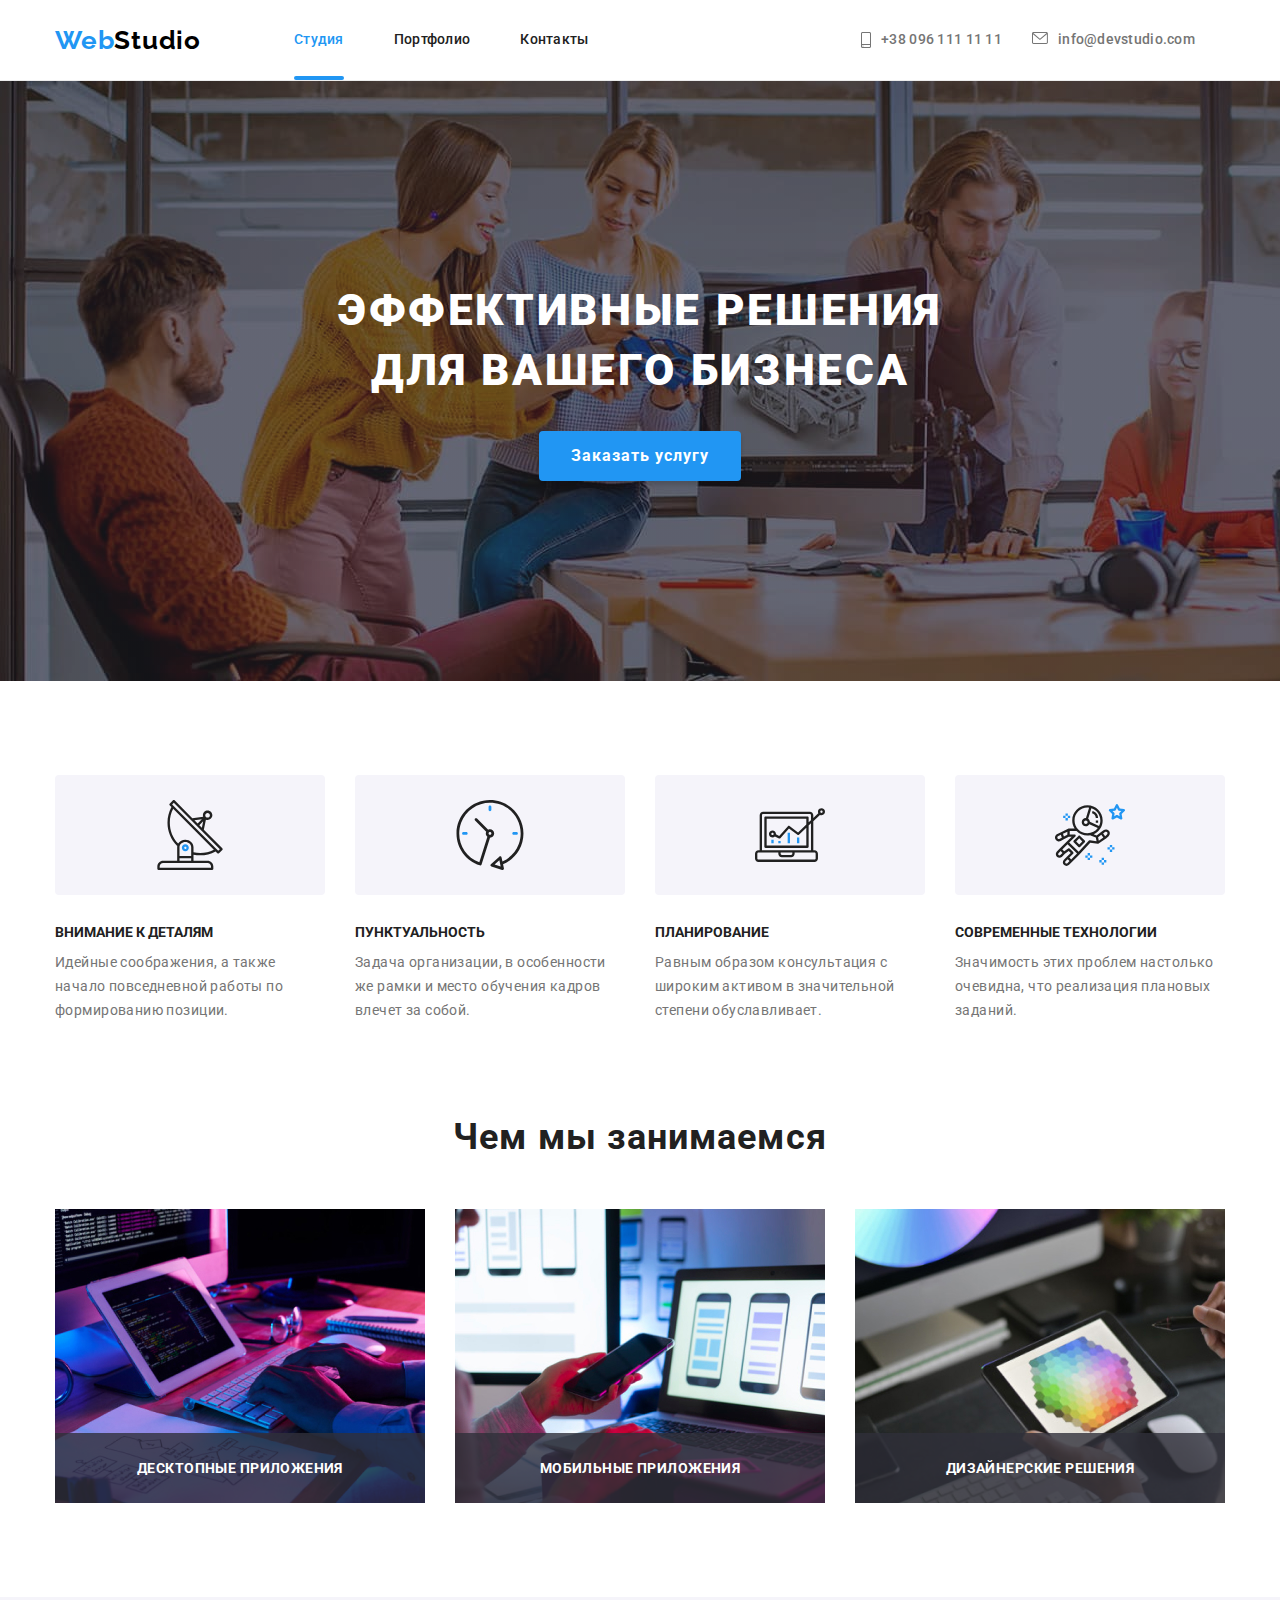
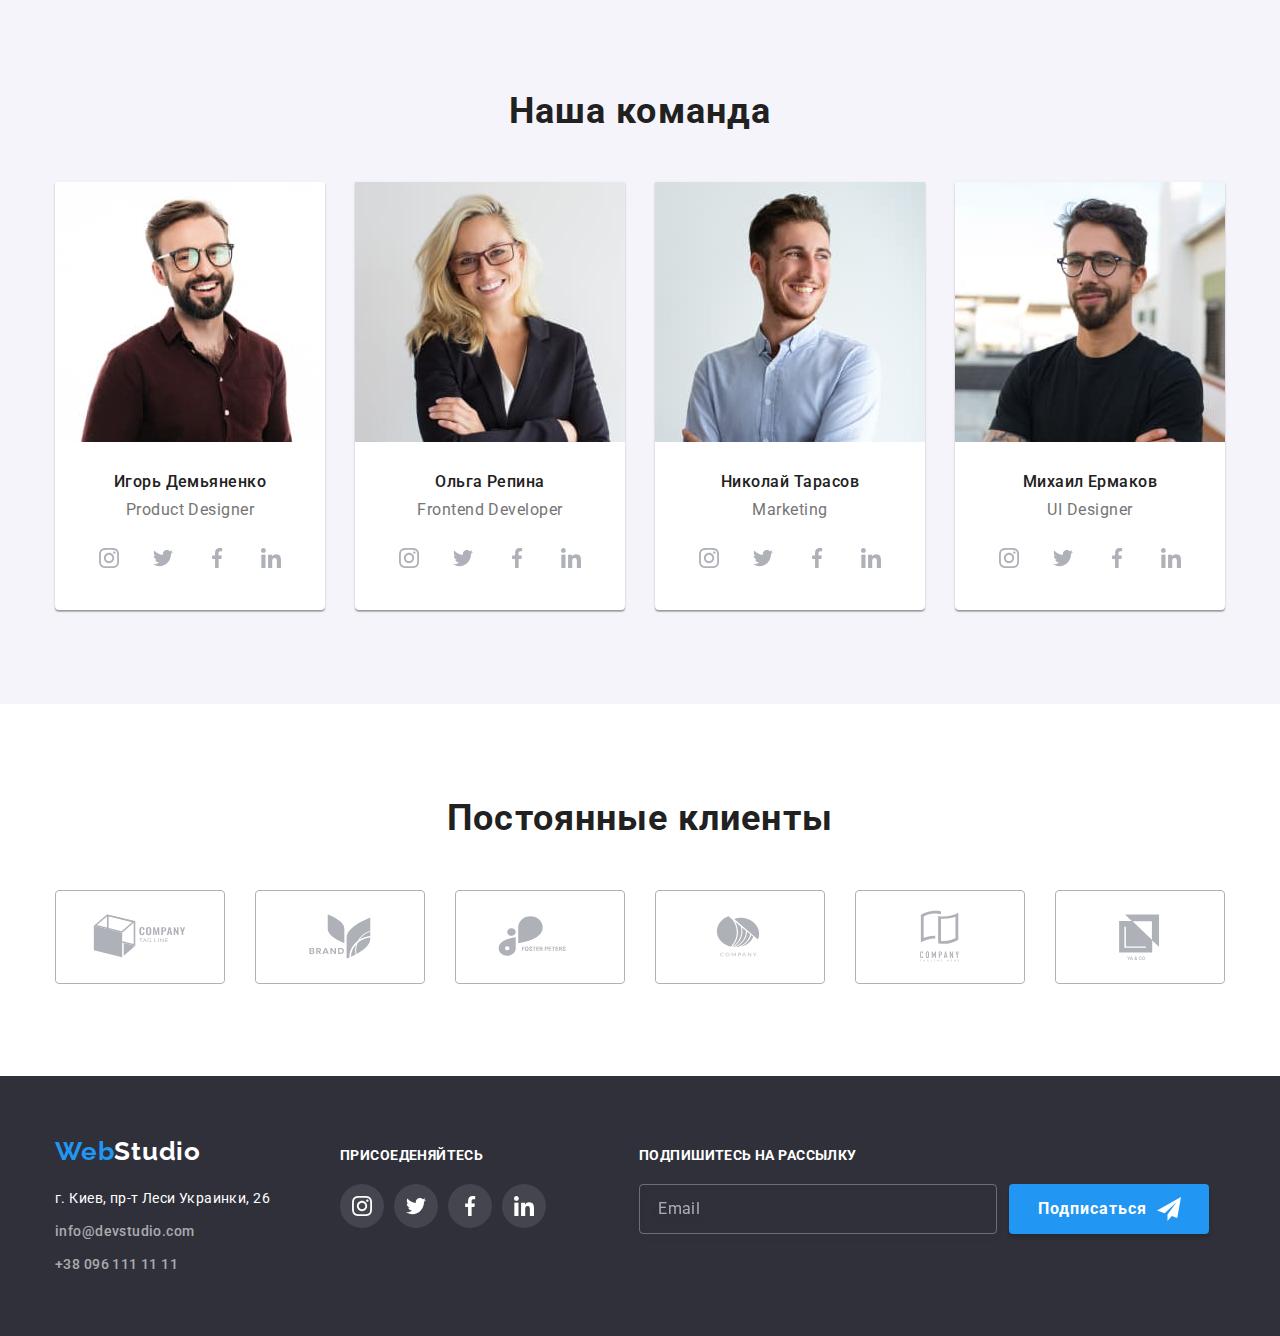
<file: index.html>
<!DOCTYPE html>
<html lang="en">
<head>
    <meta charset="UTF-8">
    <meta http-equiv="X-UA-Compatible" content="IE=edge">
    <meta name="viewport" content="width=device-width, initial-scale=1.0">
    <title>Document</title>
    <link rel="preconnect" href="https://fonts.googleapis.com">
    <link rel="preconnect" href="https://fonts.gstatic.com" crossorigin>
    <link href="https://fonts.googleapis.com/css2?family=Raleway:wght@700&family=Roboto:wght@400;500;700;900&display=swap"
        rel="stylesheet">
    <link rel="stylesheet" href="https://cdnjs.cloudflare.com/ajax/libs/modern-normalize/1.1.0/modern-normalize.min.css" />
    <link rel="stylesheet" href="./css/main.min.css" />
</head>
<body>

<!-- Шапка страницы -->
    <header class="header">
        <div class="conteiner">
            <nav class="nav">
                <a href="#" class="nav__logo">Web<span class="nav__icon">Studio</span></a>
    
    
                <button type="button" class="nav__button" data-menu-button aria-expanded="false"
                    aria-controls="mobail-menu">
                    <svg width="40" height="40" aria-label="переключатель мобильного меню">
                        <use class="nav__button-menu" href="./images/icons.svg/symbol-defs.svg#icon-menu_40px"></use>
                        <use class="nav__button-close" href="./images/icons.svg/symbol-defs.svg#icon-close"></use>
    
                    </svg>
                </button>
                <div class="mobail-menu" id="mobail-menu" data-menu>
    
    
                    <!-- Навигация на другие страницы -->
    
                    <ul class="nav-row">
                        <li class="nav-row__item"><a href="./index.html" class="nav-row__list nav-row__list--activ">
                                Студия</a></li>
                        <li class="nav-row__item"><a href="./portfolio.html"
                                class="nav-row__list ">Портфолио</a></li>
                        <li class="nav-row__item"><a href="#" class="nav-row__list">Контакты</a></li>
                    </ul>
    
    
                    <!-- Ссылка на вебсайт-->
                    <div class="nav-box">
                        <a href="tel:+380961111111" class="nav-box__list nav-box__list--phone">
                            <svg class="nav-box__svg" width="10" height="16">
                                <use href="./images/icons.svg/symbol-defs.svg#icon-smartphone"></use>
                            </svg> +38 096 111 11 11</a>
    
                        <a href="mailto:info@devstudio.com" class="nav-box__list">
                            <info@devstudio.com>
                                <svg class="nav-box__svg" width="16" height="12">
                                    <use href="./images/icons.svg/symbol-defs.svg#icon-envelope"></use>
                                </svg>info@devstudio.com
                        </a>
                        <!-- Ссылка на телефонный номер -->
    
                        <ul class="social-links">
                            <li class="social-links__item">
                                <a class="social-links__link" href="#">Instagram</a>
                            </li>
                            <li class="social-links__item">
                                <a class="social-links__link" href="#">Twitter</a>
                            </li>
                            <li class="social-links__item">
                                <a class="social-links__link" href="#">Facebook</a>
                            </li>
                            <li class="social-links__item">
                                <a class="social-links__link" href="#">LinkedIn</a>
                            </li>
                        </ul>
                    </div>
                </div>
            </nav>
        </div>
    </header>


<!-- Уникальный контент страницы -->

    <main>
        <section class="hero">
            <h1 class="hero__title">Эффективные решения для вашего бизнеса</h1>
            <button type="button" class="hero__button" data-modal-open >Заказать услугу</button>
        </section>

<!-- Особенности -->

        <section class="section peculiarites">
        <div class="conteiner">
            <ul class="peculiarites__box">
                <li class="peculiarites__item">
                    <div class="peculiarites__svg">
                    <svg width="70" height="70"> 
                        <use href="./images/icons.svg/symbol-defs.svg#icon-antenna"></use>
                    </svg>
                    </div>
                <h3 class="peculiarites__title">Внимание к деталям</h3>
                <p class="peculiarites__text">Идейные соображения, а также начало повседневной работы по формированию позиции.</p>
                </li>
                <li class="peculiarites__item">
                    <div class="peculiarites__svg">
                        <svg width="70" height="70">
                            <use href="./images/icons.svg/symbol-defs.svg#icon-clock"></use>
                        </svg>
                    </div>
                <h3 class="peculiarites__title">Пунктуальность</h3>
                <p class="peculiarites__text">Задача организации, в особенности же рамки и место обучения кадров влечет за собой.</p>
                </li>
                <li class="peculiarites__item">
                    <div class="peculiarites__svg">
                        <svg width="70" height="70">
                            <use href="./images/icons.svg/symbol-defs.svg#icon-diagram"></use>
                        </svg>
                    </div>
                <h3 class="peculiarites__title">Планирование</h3>
                <p class="peculiarites__text">Равным образом консультация с широким активом в значительной степени обуславливает.</p>
                </li>
                <li class="peculiarites__item">
                    <div class="peculiarites__svg">
                        <svg class="svg"  width="70" height="70">
                            <use href="./images/icons.svg/symbol-defs.svg#icon-astronaut"></use>
                        </svg>
                    </div>
                <h3 class="peculiarites__title">Современные технологии</h3>
                <p class="peculiarites__text">Значимость этих проблем настолько очевидна, что реализация плановых заданий.</p>
                </li>
            </ul>
        </div>
        </section>

<!-- Чем мы занимаемся -->

        <section class="section section__special">
        <div class="conteiner">
            <h2 class="section__title">Чем мы занимаемся</h2>
            <ul class="work__container">
                <li class="work__box">
                  <div class="work__shedow">
                    <h3 class="work__text">Десктопные приложения</h3>
                  </div>
                <img class="shedow-image" src="./images/box1.jpg" alt="работа 1"
                width="370" />
                </li>   
                <li class="work__box">
                  <div class="work__shedow">
                    <h3 class="work__text">Мобильные приложения</h3>
                  </div>
                <img src="./images/box2.jpg" alt="работа 2"
                 width="370" />
                </li>   
                <li class="work__box">
                <div class="work__shedow">
                    <h3 class="work__text">Дизайнерские решения</h3>
                </div>
                <img src="./images/box3.jpg" alt="работа 3"
                 width="370" />
                </li>
            </ul>
        </div>
        </section>

<!-- Наша команда -->

        <section class="section section--command ">
            <div class="conteiner">
                <h2 class="section__title">Наша команда</h2>
                <ul class="command__container">
                    <li class="command__box">
                      <picture>
                        <source srcset="
                         ./images/foto1/foto1.jpg  1x,
                         ./images/foto1/foto1@2.jpg 2x"
                        media="(min-width: 1200px)" />
                        <source srcset="
                        ./images/foto1/foto1tab.jpg 1x,
                        ./images/foto1/foto1tab2@.jpg 2x
                        " media="(min-width: 768px)" />
                        <source srcset="
                        ./images/foto1/foto1mob.jpg 1x,
                        ./images/foto1/foto1mob@2.jpg 2x
                        " media="(min-width: 320px)" />
                        <img src="./images/foto1/foto1.jpg" class="img" alt="Игорь Демьяненко" />
                      </picture>
                        <div class="command-column">
                        <h3 class="command-column__title">Игорь Демьяненко</h3>
                        <p class="command-column__profesion">Product Designer</p>
                            <ul class="command-social">
                            <li class="command-social__item">
                                <a href="#"class="command-social__list"><svg class="command-social__svg" width="20" height="20">
                                    <use href="./images/icons.svg/symbol-defs.svg#icon-instagram-2"></use>
                                </svg></a>
                            </li>
                            <li class="command-social__item">
                                <a href="#" class="command-social__list"><svg class="command-social__svg" width="20" height="20">
                                    <use href="./images/icons.svg/symbol-defs.svg#icon-twitter-1"></use>
                                    </svg></a>
                            </li>
                            <li class="command-social__item">
                                <a href="#" class="command-social__list"><svg class="command-social__svg" width="20" height="20">
                                    <use href="./images/icons.svg/symbol-defs.svg#icon-facebook-1"></use>
                                    </svg></a>
                            </li>
                            <li class="command-social__item">
                                <a href="#" class="command-social__list"><svg class="command-social__svg" width="20" height="20">
                                    <use href="./images/icons.svg/symbol-defs.svg#icon-linkedin-1"></use>
                                    </svg></a>
                            </li>
                        </ul>
                        </div>
                    </li>
                    <li class="command__box">
                    <picture>
                        <source srcset="
                                ./images/foto2/foto2.jpg 1x,
                                ./images/foto2/foto2@2.jpg 2x
                              " media="(min-width: 1200px)" />
                        <source srcset="
                                ./images/foto2/foto2tab.jpg 1x,
                                ./images/foto2/foto2tab@2.jpg 2x
                              " media="(min-width: 768px)" />
                        <source srcset="
                                ./images/foto2/foto2mob.jpg 1x,
                                ./images/foto2/foto2-mob@2.jpg 2x
                              " media="(min-width: 320px)" />
                    <img src="./images/foto2/foto2.jpg" class="img" alt="Ольга Репина" />
                    </picture>
                        <div class="command-column">
                        <h3 class="command-column__title">Ольга Репина</h3>
                        <p class="command-column__profesion">Frontend Developer</p>
                        <ul class="command-social">
                            <li class="command-social__item">
                                <a href="#" class="command-social__list"><svg class="command-social__svg" width="20" height="20">
                                    <use href="./images/icons.svg/symbol-defs.svg#icon-instagram-2"></use>
                                    </svg></a>
                            </li>
                            <li class="command-social__item">
                                <a href="#" class="command-social__list"><svg class="command-social__svg" width="20" height="20">
                                    <use href="./images/icons.svg/symbol-defs.svg#icon-twitter-1"></use>
                                    </svg></a>
                            </li>
                            <li class="command-social__item">
                                <a href="#" class="command-social__list"><svg class="command-social__svg" width="20" height="20">
                                    <use href="./images/icons.svg/symbol-defs.svg#icon-facebook-1"></use>
                                    </svg></a>
                            </li>
                            <li class="command-social__item">
                                <a href="#" class="command-social__list"><svg class="command-social__svg" width="20" height="20">
                                    <use href="./images/icons.svg/symbol-defs.svg#icon-linkedin-1"></use>
                                    </svg></a>
                            </li class="social-list">
                        </ul>
                        </div>
                    </li>
                    <li class="command__box">
                    <picture>
                        <source srcset="
                            ./images/foto3/foto3.jpg 1x,
                            ./images/foto3/foto3@2.jpg 2x
                            " media="(min-width: 1200px)" />
                        <source srcset="
                            ./images/foto3/foto3tab.jpg 1x,
                            ./images/foto3/foto3tab@2.jpg 2x
                            " media="(min-width: 768px)" />
                        <source srcset="
                            ./images/foto3/foto3mob.jpg 1x,
                            ./images/foto3/foto3mob@2.jpg 2x
                            " media="(min-width: 320px)" />
                        <img src="./images/foto3/foto3.jpg" class="img" alt="Ольга Репина" />
                    </picture>
                        <div class="command-column">
                        <h3 class="command-column__title">Николай Тарасов</h3>
                        <p class="command-column__profesion">Marketing</p>
                        <ul class="command-social">
                            <li class="command-social__item">
                                <a href="#" class="command-social__list"><svg class="command-social__svg" width="20" height="20">
                                    <use href="./images/icons.svg/symbol-defs.svg#icon-instagram-2"></use>
                                    </svg></a>
                            </li>
                            <li class="command-social__item">
                                <a href="#" class="command-social__list"><svg class="command-social__svg" width="20" height="20">
                                    <use href="./images/icons.svg/symbol-defs.svg#icon-twitter-1"></use>
                                    </svg></a>
                            </li>
                            <li class="command-social__item">
                                <a href="#" class="command-social__list"><svg class="command-social__svg" width="20" height="20">
                                    <use href="./images/icons.svg/symbol-defs.svg#icon-facebook-1"></use>
                                    </svg></a>
                            </li>
                            <li class="command-social__item">
                                <a href="#" class="command-social__list"><svg class="command-social__svg" width="20" height="20">
                                    <use href="./images/icons.svg/symbol-defs.svg#icon-linkedin-1"></use>
                                    </svg></a>
                            </li class="social-list">
                        </ul>
                        </div>
                    </li>
                    <li class="command__box">
                        <picture>
                            <source srcset="
                                ./images/foto4/foto4.jpg 1x,
                                ./images/foto4/foto4@2.jpg 2x
                                " media="(min-width: 1200px)" />
                            <source srcset="
                                ./images/foto4/foto4tab.jpg 1x,
                                ./images/foto4/foto4tab@2.jpg 2x
                                " media="(min-width: 768px)" />
                            <source srcset="
                                ./images/foto4/foto4mob.jpg 1x,
                                ./images/foto4/foto4mob@2.jpg 2x
                                " media="(min-width: 320px)" />
                            <img src="./images/foto4/foto4.jpg" class="img" alt="Ольга Репина" />
                        </picture>
                        <div class="command-column">
                        <h3 class="command-column__title">Михаил Ермаков</h3>
                        <p class="command-column__profesion">UI Designer</p>
                        <ul class="command-social">
                            <li class="command-social__item">
                                <a href="#" class="command-social__list"><svg class="command-social__svg" width="20" height="20">
                                    <use href="./images/icons.svg/symbol-defs.svg#icon-instagram-2"></use>
                                    </svg></a>
                            </li>
                            <li class="command-social__item">
                                <a href="#" class="command-social__list"><svg class="command-social__svg" width="20" height="20">
                                    <use href="./images/icons.svg/symbol-defs.svg#icon-twitter-1"></use>
                                    </svg></a>
                            </li>
                            <li class="command-social__item">
                                <a href="#" class="command-social__list"><svg class="command-social__svg" width="20" height="20">
                                    <use href="./images/icons.svg/symbol-defs.svg#icon-facebook-1"></use>
                                    </svg></a>
                            </li>
                            <li class="command-social__item">
                                <a href="#" class="command-social__list"><svg class="command-social__svg" width="20" height="20">
                                    <use href="./images/icons.svg/symbol-defs.svg#icon-linkedin-1"></use>
                                    </svg></a>
                            </li>
                        </ul>
                        </div>
                    </li>
                </ul>
            </div>
        </section>

        <!-- постоянные клиенты -->

        <section class="section">
            <div class="conteiner">
                <h2 class="section__title">Постоянные клиенты</h2>
                <ul class="clients">
                  <li class="clients__box">
                      <a href="#" class="clients__list"><svg class="clients__svg" width="106" height="60">
                        <use href="./images/icons.svg/symbol-defs.svg#icon-logo"></use>
                      </svg></a>
                  </li>
                <li class="clients__box">
                    <a href="#" class="clients__list"><svg class="clients__svg" width="106" height="60">
                            <use href="./images/icons.svg/symbol-defs.svg#icon-logo-1"></use>
                        </svg></a>
                </li>
                <li class="clients__box">
                    <a href="#" class="clients__list"><svg class="clients__svg" width="106" height="60">
                            <use href="./images/icons.svg/symbol-defs.svg#icon-logo-2"></use>
                        </svg></a>
                </li>
                <li class="clients__box">
                    <a href="#" class="clients__list"><svg class="clients__svg" width="106" height="60">
                            <use href="./images/icons.svg/symbol-defs.svg#icon-logo-3"></use>
                        </svg></a>
                </li>
                <li class="clients__box">
                    <a href="#" class="clients__list"><svg class="clients__svg" width="106" height="60">
                            <use href="./images/icons.svg/symbol-defs.svg#icon-logo-4"></use>
                        </svg></a>
                </li>
                <li class="clients__box">
                    <a href="#" class="clients__list"><svg class="clients__svg" width="106" height="60">
                            <use href="./images/icons.svg/symbol-defs.svg#icon-logo-5"></use>
                        </svg></a>
                </li>
                </ul>
            </div>
        </section>
    </main>

<!-- футер -->

    <footer class="footer">
     <div class="conteiner conteiner__foot ">
        <div class="address">
            <a href="#" class="nav__logo">Web<span class="nav__icon--color">Studio</span></a>
            <address>
                <p class="address__text">г. Киев, пр-т Леси Украинки, 26</p>
                <a href="mailto:info@devstudio.com" class="address__list">info@devstudio.com</a>
                <a href="tel:+380961111111" class="address__list--phone">+38 096 111 11 11</a>
            </address>
        </div>
        <div class="social">
            <h3 class="social__title">Присоеденяйтесь</h3>
            <ul class="social-content">
                <li class="social-content__icon">
                    <a href="#" class="social-content__list"><svg class="social-content__svg" width="20" height="20">
                            <use href="./images/icons.svg/symbol-defs.svg#icon-instagram-2"></use>
                        </svg></a>
                </li>
                <li class="social-content__icon">
                    <a href="#" class="social-content__list"><svg class="social-content__svg" width="20" height="20">
                            <use href="./images/icons.svg/symbol-defs.svg#icon-twitter-1"></use>
                        </svg></a>
                </li>
                <li class="social-content__icon">
                    <a href="#" class="social-content__list"><svg class="social-content__svg" width="20" height="20">
                            <use href="./images/icons.svg/symbol-defs.svg#icon-facebook-1"></use>
                        </svg></a>
                </li>
                <li class="social-content__icon">
                    <a href="#" class="social-content__list"><svg class="social-content__svg" width="20" height="20">
                            <use href="./images/icons.svg/symbol-defs.svg#icon-linkedin-1"></use>
                        </svg></a>
                </li>
            </ul>
        </div>
        <div class="form">
            <form class="form-box">
            <label class="form__title" for="form-box">Подпишитесь на рассылку
                <input type="email"placeholder="Email" class="form-box__input"name="form-box"/></label>
                
            <button type="submit"class="form__submit">Подписаться
                <svg class="form__submit-icon" width="24" height="24">
                    <use href="./images/icons.svg/symbol-defs.svg#icon-iconsend"></use>
                </svg></button>
            </form>
        </div>
     </div>
    </footer>

<!-- модальное окно -->

<div class="backdrop is-hidden" data-modal>
        <div class="modal">
    <button type="button" class="modal__btn" data-modal-close>
        <svg class="modal__btn-svg" width="18" height="18">
            <use href="./images/icons.svg/symbol-defs.svg#icon-close-black-18dp-2-1"></use>
        </svg>
    </button>
    <b class="modal__title">Оставьте свои данные, мы вам перезвоним</b>

<!-- заполнение модального окна -->
    <form class="form-modal">
        <label class="form-modal__label">
            Имя
            <input type="text" class="form-modal__input" name="name" />
            <svg class="form-modal__icon">
                <use href="./images/icons.svg/symbol-defs.svg#icon-person-black-18dp11"></use>
            </svg>
        </label>
        <label class="form-modal__label">
            Телефон
            <input type="tel" class="form-modal__input" name="tel"/>
            <svg class="form-modal__icon">
                <use href="./images/icons.svg/symbol-defs.svg#icon-phone-black-18dp-1-1"></use>
            </svg>
        </label>
        <label class="form-modal__label">
            Почта
            <input type="email" class="form-modal__input" name="mail"/>
            <svg class="form-modal__icon">
                <use href="./images/icons.svg/symbol-defs.svg#icon-email-black-18dp11"></use>
            </svg>
        </label>
        <label class="form-modal__label">
                Коментарий
                <textarea class="form-modal__coment" name="feedback" rows="5" placeholder="Введите текст"></textarea>
            </label>
       
        
        <label class="modal-chek">
            <input type="checkbox" name="chek" value="" class="modal-chek__box"/>
            <span class="modal-chek__ikon">
                        <svg width="16" height="15">
                            <use href="./images/icons.svg/symbol-defs.svg#icon-Vector-2"></use>
                        </svg></span>
            Соглашаюсь с рассылкой и принимаю<a href="">Условия договора</a>
        </label>
        
      <button type="submit" class="modal-chek__btn">Отправить</button>
    </form>

     </div>
</div>










<script src="./js/modal.js"></script>
<script src="./js/mobile-menu.js"></script>
</body>
</html>
</file>
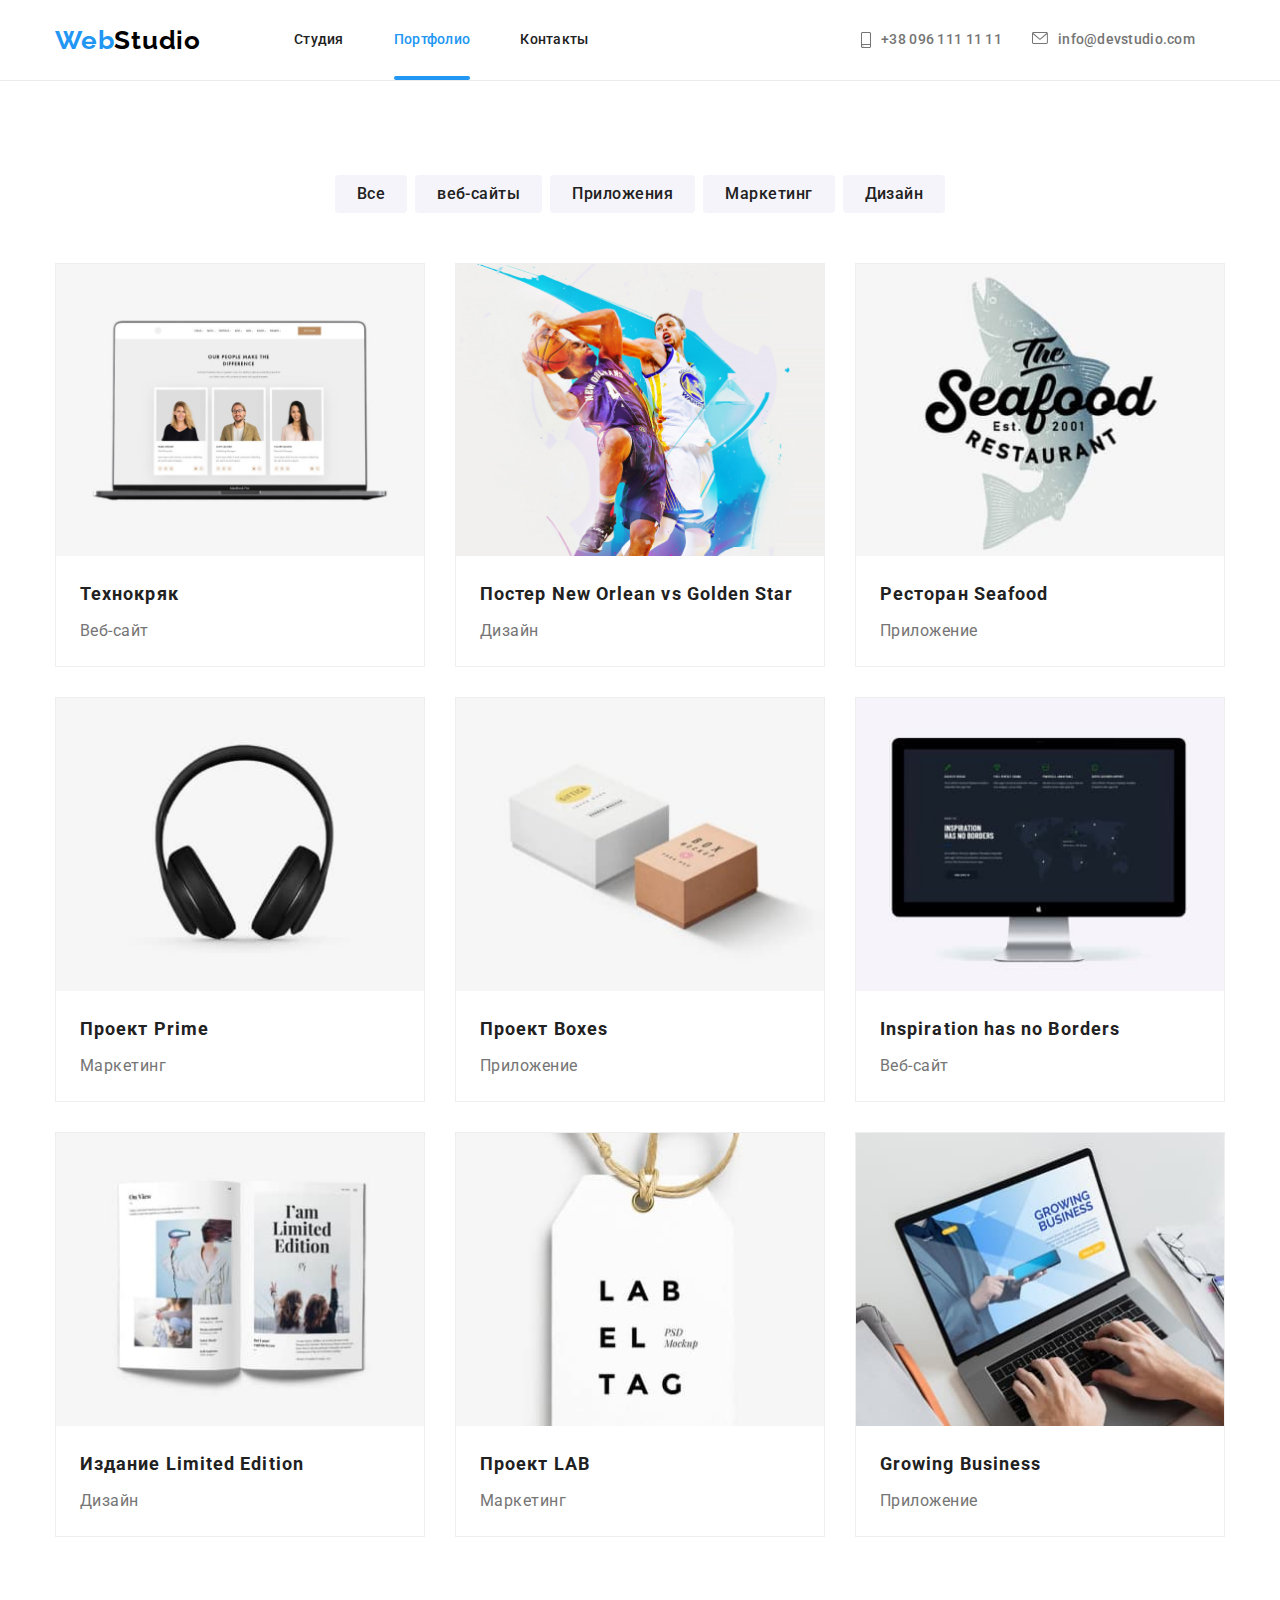
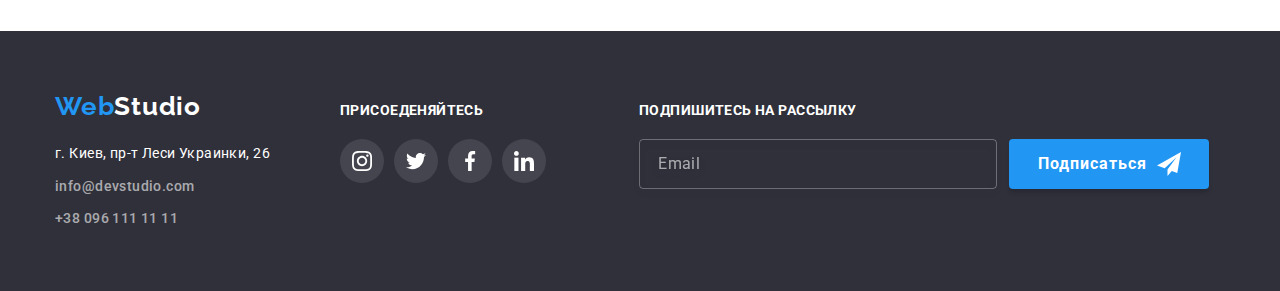
<file: portfolio.html>
<!DOCTYPE html>
<html lang="en">
<head>
    <meta charset="UTF-8">
    <meta http-equiv="X-UA-Compatible" content="IE=edge">
    <meta name="viewport" content="width=device-width, initial-scale=1.0">
    <title>Document</title>
    <link rel="preconnect" href="https://fonts.googleapis.com">
    <link rel="preconnect" href="https://fonts.gstatic.com" crossorigin>
    <link href="https://fonts.googleapis.com/css2?family=Raleway:wght@700&family=Roboto:wght@400;500;700;900&display=swap"
        rel="stylesheet">
    <link rel="stylesheet" href="https://cdnjs.cloudflare.com/ajax/libs/modern-normalize/1.1.0/modern-normalize.min.css" />
    <link rel="stylesheet" href="./css/main.min.css"/>
</head>
<body>
<!-- Шапка страницы -->
    <header class="header">
        <div class="conteiner">
            <nav class="nav">
                <a href="#" class="nav__logo">Web<span class="nav__icon">Studio</span></a>
    
    
                <button type="button" class="nav__button" data-menu-button aria-expanded="false"
                    aria-controls="mobail-menu">
                    <svg width="40" height="40" aria-label="переключатель мобильного меню">
                        <use class="nav__button-menu" href="./images/icons.svg/symbol-defs.svg#icon-menu_40px"></use>
                        <use class="nav__button-close" href="./images/icons.svg/symbol-defs.svg#icon-close"></use>
    
                    </svg>
                </button>
                <div class="mobail-menu" id="mobail-menu" data-menu>
    
    
                    <!-- Навигация на другие страницы -->
    
                    <ul class="nav-row">
                        <li class="nav-row__item"><a href="./index.html" class="nav-row__list" >
                                Студия</a></li>
                        <li class="nav-row__item"><a href="./portfolio.html" class="nav-row__list nav-row__list--activ">Портфолио</a></li>
                        <li class="nav-row__item"><a href="#" class="nav-row__list">Контакты</a></li>
                    </ul>
    
    
                    <!-- Ссылка на вебсайт-->
                    <div class="nav-box">
                        <a href="tel:+380961111111" class="nav-box__list nav-box__list--phone">
                            <svg class="nav-box__svg" width="10" height="16">
                                <use href="./images/icons.svg/symbol-defs.svg#icon-smartphone"></use>
                            </svg> +38 096 111 11 11</a>
    
                        <a href="mailto:info@devstudio.com" class="nav-box__list">
                            <info@devstudio.com>
                                <svg class="nav-box__svg" width="16" height="12">
                                    <use href="./images/icons.svg/symbol-defs.svg#icon-envelope"></use>
                                </svg>info@devstudio.com
                        </a>
                        <!-- Ссылка на телефонный номер -->
    
                        <ul class="social-links">
                            <li class="social-links__item">
                                <a class="social-links__link" href="#">Instagram</a>
                            </li>
                            <li class="social-links__item">
                                <a class="social-links__link" href="#">Twitter</a>
                            </li>
                            <li class="social-links__item">
                                <a class="social-links__link" href="#">Facebook</a>
                            </li>
                            <li class="social-links__item">
                                <a class="social-links__link" href="#">LinkedIn</a>
                            </li>
                        </ul>
                    </div>
                </div>
            </nav>
        </div>
    </header>
<!-- Уникальный контент страницы -->
    <main>
        <section class="section">
            <div class="conteiner">
                <h1 class="conteiner__title" hidden>Портфолио</h1>
                <ul class="button">
                    <li class="button__list"><button type="button" class="button__item">Все</button></li>
                    <li class="button__list"><button type="button" class="button__item">веб-сайты</button></li>
                    <li class="button__list"><button type="button" class="button__item">Приложения</button></li>
                    <li class="button__list"><button type="button" class="button__item">Маркетинг</button></li>
                    <li class="button__list"><button type="button" class="button__item">Дизайн</button></li>

                </ul>
            </div>
<!-- Галерея работ -->
        <div class="conteiner">
            <h2 class="conteiner__title"hidden>Галерея работ</h2>
            <ul class="galery">
                <li class="galery__card">
                    <a class="galery__item" href="">
                    <div class="galery-overlay">
                        <picture>
                            <source srcset=
                            "./images/project1/img1.jpg 1x, 
                            ./images/project1/img@2.jpg 2x"
                            media="(min-width: 1200px)" />
                            <source srcset=
                            "./images/project1/cardtab.jpg 1x,
                            ./images/project1/cardtab@2.jpg 2x"
                            media="(min-width: 768px)" />
                            <source srcset=
                            "./images/project1/cardmob.jpg 1x,
                            ./images/project1/cardmob@2.jpg 2x"
                            media="(min-width: 320px)" />
                            <img src="./images/project1/img1.jpg" alt="Технокряк" />
                        </picture>
                        <p class="galery-overlay__text">Технокряк это современная площадка распространения коронавируса. Компании используют эту платформу для цифрового
                        шпионажа и атак на защищённые сервера конкурентов.</p>
                    </div>
                     <div class="galery-caption">
                        <h3 class="galery-caption__title">Технокряк</h3>
                        <p class="galery-caption__text">Веб-сайт</p>
                     </div>
                    </a>
                </li>
                <li class="galery__card">
                    <a class="galery__item" href="">
                    <div class="galery-overlay">
                        <picture>
                            <source srcset="./images/project2/img2.jpg 1x, 
                                            ./images/project2/img2@2.jpg 2x"
                                                     media="(min-width: 1200px)" />
                            <source srcset="./images/project2/imgtab2.jpg 1x,
                                            ./images/project2/imgtab2@2.jpg 2x"
                                                     media="(min-width: 768px)" />
                            <source srcset="./images/project2/imgmob2.jpg 1x,
                                            ./images/project2/imgmob2@2.jpg 2x"
                                                     media="(min-width: 320px)" />
                            <img src="./images/project2/img2.jpg" alt="Постер"/>
                        </picture>
                        <p class="galery-overlay__text">Технокряк это современная площадка распространения коронавируса. Компании используют эту
                            платформу для цифрового
                            шпионажа и атак на защищённые сервера конкурентов.</p>
                    </div>
                    
                     <div class="galery-caption">
                        <h3 class="galery-caption__title">Постер New Orlean vs Golden Star</h3>
                        <p class="galery-caption__text">Дизайн</p>
                     </div>
                    </a>
                </li>
                <li class="galery__card">
                    <a class="galery__item" href="">
                        <div class="galery-overlay">
                        <picture>
                            <source srcset="./images/project3/img3.jpg 1x, 
                                            ./images/project3/img3@2.jpg 2x"
                                             media="(min-width: 1200px)" />
                            <source srcset="./images/project3/imgtab3.jpg 1x,
                                            ./images/project3/imgtab3@2.jpg 2x"
                                             media="(min-width: 768px)" />
                            <source srcset="./images/project3/imgmob3.jpg 1x,
                                            ./images/project3/imgmob3@2.jpg 2x"
                                             media="(min-width: 320px)" />
                            <img src="./images/project3/img3.jpg" alt="Приложение Ресторан"/>
                        </picture>
                            <p class="galery-overlay__text">Технокряк это современная площадка распространения коронавируса. Компании используют эту
                                платформу для цифрового
                                шпионажа и атак на защищённые сервера конкурентов.</p>
                        </div>
                    
                     <div class="galery-caption">
                        <h3 class="galery-caption__title">Ресторан Seafood</h3>
                        <p class="galery-caption__text">Приложение</p>
                     </div>
                    </a>
                    
                </li>
                <li class="galery__card">
                    <a class="galery__item" href="">
                        <div class="galery-overlay">
                            <picture>
                                <source srcset="./images/project4/img4.jpg 1x, 
                                                ./images/project4/img4@2.jpg 2x" media="(min-width: 1200px)" />
                                <source srcset="./images/project4/imgtab4.jpg 1x,
                                                ./images/project4/imgtab4@2.jpg 2x" media="(min-width: 768px)" />
                                <source srcset="./images/project4/imgmob4.jpg 1x,
                                                ./images/project4/imgmob4@2.jpg 2x" media="(min-width: 320px)" />
                                <img src="./images/project4/img4.jpg" alt="Наушники" >
                            </picture>
                            <p class="galery-overlay__text">Технокряк это современная площадка распространения коронавируса. Компании используют эту
                                платформу для цифрового
                                шпионажа и атак на защищённые сервера конкурентов.</p>
                        </div>
                    
                     <div class="galery-caption">
                        <h3 class="galery-caption__title">Проект Prime</h3>
                        <p class="galery-caption__text">Маркетинг</p>
                     </div>
                    </a>
                </li>
                <li class="galery__card">
                    <a class="galery__item" href="">
                        <div class="galery-overlay">
                        <picture>
                            <source srcset="./images/project5/img5.jpg 1x, 
                                            ./images/project5/img5@2.jpg 2x" media="(min-width: 1200px)" />
                            <source srcset="./images/project5/imgtab5.jpg 1x,
                                            ./images/project5/imgtab5@2.jpg 2x" media="(min-width: 768px)" />
                            <source srcset="./images/project5/imgmob5.jpg 1x,
                                            ./images/project5/imgmob5@2.jpg 2x" media="(min-width: 320px)" />
                            <img src="./images/project5/img5.jpg" alt="Две коробки" />
                        </picture>
                            <p class="galery-overlay__text">Технокряк это современная площадка распространения коронавируса. Компании используют эту
                                платформу для цифрового
                                шпионажа и атак на защищённые сервера конкурентов.</p>
                        </div>
                    
                     <div class="galery-caption">
                        <h3 class="galery-caption__title">Проект Boxes</h3>
                        <p class="galery-caption__text">Приложение</p>
                     </div>
                    </a>
                </li>
                <li class="galery__card">
                    <a class="galery__item" href="">
                        <div class="galery-overlay">
                        <picture>
                            <source srcset="./images/project6/img6.jpg 1x, 
                                            ./images/project6/img6@2.jpg 2x" media="(min-width: 1200px)" />
                            <source srcset="./images/project6/imgtab6.jpg 1x,
                                            ./images/project6/imgtab6@2.jpg 2x" media="(min-width: 768px)" />
                            <source srcset="./images/project6/imgmob6.jpg 1x,
                                            ./images/project6/imgmob6@2.jpg 2x" media="(min-width: 320px)" />
                            <img src="./images/project6/img6.jpg" alt="Сайт для компьютера" />
                        </picture>
                            <p class="galery-overlay__text">Технокряк это современная площадка распространения коронавируса. Компании используют эту
                                платформу для цифрового
                                шпионажа и атак на защищённые сервера конкурентов.</p>
                        </div>
                    
                     <div class="galery-caption">
                        <h3 class="galery-caption__title">Inspiration has no Borders</h3>
                        <p class="galery-caption__text">Веб-сайт</p>
                     </div>
                    </a>
                </li>
                <li class="galery__card">
                    <a class="galery__item" href="">
                        <div class="galery-overlay">
                        <picture>
                            <source srcset="./images/project7/img7.jpg 1x, 
                                            ./images/project7/img7@2.jpg 2x" media="(min-width: 1200px)" />
                            <source srcset="./images/project7/imgtab7.jpg 1x,
                                            ./images/project7/imgtab7@2.jpg 2x" media="(min-width: 768px)" />
                            <source srcset="./images/project7/imgmob7.jpg 1x,
                                            ./images/project7/imgmob7@2.jpg 2x" media="(min-width: 320px)" />
                            <img src="./images/project7/img7.jpg" alt="Книга" />
                        </picture>
                            <p class="galery-overlay__text">Технокряк это современная площадка распространения коронавируса. Компании используют эту
                                платформу для цифрового
                                шпионажа и атак на защищённые сервера конкурентов.</p>
                        </div>
                     <div class="galery-caption">
                        <h3 class="galery-caption__title">Издание Limited Edition</h3>
                        <p class="galery-caption__text">Дизайн</p>
                     </div>
                    </a>
                </li>
                <li class="galery__card">
                    <a class="galery__item" href="">
                        <div class="galery-overlay">
                        <picture>
                            <source srcset="./images/project8/img8.jpg 1x,
                                            ./images/project3/img8@2.jpg 2x" media="(min-width: 1200px)" />
                            <source srcset="./images/project8/imgtab8.jpg 1x,
                                            ./images/project8/imgtab8@2.jpg 2x" media="(min-width: 768px)" />
                            <source srcset="./images/project8/imgmob8.jpg 1x,
                                            ./images/project8/imgmob8@2.jpg 2x" media="(min-width: 320px)" />
                            <img src="./images/project8/img8.jpg" alt="Название проэкта"/>
                        </picture>
                            <p class="galery-overlay__text">Технокряк это современная площадка распространения коронавируса. Компании используют эту
                                платформу для цифрового
                                шпионажа и атак на защищённые сервера конкурентов.</p>
                        </div>
                     <div class="galery-caption">
                        <h3 class="galery-caption__title">Проект LAB</h3>
                        <p class="galery-caption__text">Маркетинг</p>
                     </div>
                    </a>
                </li>
                <li class="galery__card">
                    <a class="galery__item" href="">
                        <div class="galery-overlay">
                        <picture>
                            <source srcset="./images/project9/img9.jpg 1x,
                                            ./images/project9/img9@2.jpg 2x" media="(min-width: 1200px)" />
                            <source srcset="./images/project9/imgtab9.jpg 1x,
                                            ./images/project9/imgtab9@2.jpg 2x" media="(min-width: 768px)" />
                            <source srcset="./images/project9/imgmob9.jpg 1x,
                                            ./images/project9/imgmob9@2.jpg 2x" media="(min-width: 320px)" />
                            <img src="./images/project9/img9.jpg" alt="Приложение для компьютера" />
                        </picture>
                            <p class="galery-overlay__text">Технокряк это современная площадка распространения коронавируса. Компании используют эту
                                платформу для цифрового
                                шпионажа и атак на защищённые сервера конкурентов.</p>
                        </div>
                     <div class="galery-caption">
                        <h3 class="galery-caption__title">Growing Business</h3>
                        <p class="galery-caption__text">Приложение</p>
                     </div>
                    </a>
                </li>
            </ul>
        </div>
      </section>
    </main>
    
<!-- футер -->
 
    <footer class="footer">
        <div class="conteiner conteiner__foot ">
            <div class="address">
                <a href="#" class="nav__logo">Web<span class="nav__icon--color">Studio</span></a>
                <address>
                    <p class="address__text">г. Киев, пр-т Леси Украинки, 26</p>
                    <a href="mailto:info@devstudio.com" class="address__list">info@devstudio.com</a>
                    <a href="tel:+380961111111" class="address__list--phone">+38 096 111 11 11</a>
                </address>
            </div>
            <div class="social">
                <h3 class="social__title">Присоеденяйтесь</h3>
                <ul class="social-content">
                    <li class="social-content__icon">
                        <a href="#" class="social-content__list"><svg class="social-content__svg" width="20" height="20">
                                <use href="./images/icons.svg/symbol-defs.svg#icon-instagram-2"></use>
                            </svg></a>
                    </li>
                    <li class="social-content__icon">
                        <a href="#" class="social-content__list"><svg class="social-content__svg" width="20" height="20">
                                <use href="./images/icons.svg/symbol-defs.svg#icon-twitter-1"></use>
                            </svg></a>
                    </li>
                    <li class="social-content__icon">
                        <a href="#" class="social-content__list"><svg class="social-content__svg" width="20" height="20">
                                <use href="./images/icons.svg/symbol-defs.svg#icon-facebook-1"></use>
                            </svg></a>
                    </li>
                    <li class="social-content__icon">
                        <a href="#" class="social-content__list"><svg class="social-content__svg" width="20" height="20">
                                <use href="./images/icons.svg/symbol-defs.svg#icon-linkedin-1"></use>
                            </svg></a>
                    </li>
                </ul>
            </div>
            <div class="form">
                <form class="form-box">
                    <label class="form__title" for="form-box">Подпишитесь на рассылку
                        <input type="email" placeholder="Email" class="form-box__input" name="form-box" /></label>
    
                    <button type="submit" class="form__submit">Подписаться
                        <svg class="form__submit-icon" width="24" height="24">
                            <use href="./images/icons.svg/symbol-defs.svg#icon-iconsend"></use>
                        </svg></button>
                </form>
            </div>
        </div>
    </footer>
    <script src="./js/mobile-menu.js"></script>
</body>
</html>
</file>
<file: css/main.min.css>
:root{--text-primary: #212121;--text-secondary: #757575;--theme-color: #2196F3;--primary-font: roboto,sans-serif;--primary-white-color: #ffffff;--icons-color: #AFB1B8;--bezier-time:250ms cubic-bezier(0.4, 0, 0.2, 1)}body{font-family:var(--primary-font);color:var(--text-primary);background-color:var(--primary-white-color)}.conteiner{margin-right:auto;margin-left:auto;padding-right:15px;padding-left:15px}@media screen and (min-width: 480px){.conteiner{width:480px}}@media screen and (min-width: 768px){.conteiner{width:768px}}@media screen and (min-width: 1200px){.conteiner{width:1200px}}img{display:block;max-width:100%;height:auto}ul,ol{list-style:none;padding:0}.section{padding-top:60px;padding-bottom:60px}@media screen and (min-width: 1199px){.section{padding-top:94px;padding-bottom:94px}}@media screen and (max-width: 1199px){.section__special{display:none}}.section__title{margin-top:0;margin-bottom:30px;font-weight:bold;font-size:28px;line-height:1.17;text-align:center;letter-spacing:0.03em;color:var(--text-primary)}@media screen and (min-width: 1199px){.section__title{margin-bottom:50px;font-size:36px;line-height:1.16}}h1,h2,h3{margin-top:0;margin-bottom:0}.header{border-bottom:1px solid #ECECEC;position:relative}@media screen and (min-width: 768px){.head{display:-webkit-box;display:-webkit-flex;display:-ms-flexbox;display:flex;-webkit-box-align:center;-webkit-align-items:center;-ms-flex-align:center;align-items:center}}@media screen and (max-width: 767px){.head{padding:16px 15px;-webkit-box-pack:justify;-webkit-justify-content:space-between;-ms-flex-pack:justify;justify-content:space-between;display:-webkit-box;display:-webkit-flex;display:-ms-flexbox;display:flex;-webkit-box-align:center;-webkit-align-items:center;-ms-flex-align:center;align-items:center}}.nav__logo{margin-top:0;margin-bottom:0;font-family:Raleway;font-weight:bold;font-size:24px;line-height:1.16;letter-spacing:0.03em;color:var(--theme-color);text-decoration:none}@media screen and (min-width: 1200px){.nav__logo{font-size:26px;line-height:1.19;margin-right:93px}}@media screen and (max-width: 1200px){.nav__logo{margin-right:88px}}@media screen and (max-width: 767px){.nav__logo{margin:0}}.nav__icon{font-family:Raleway;font-weight:bold;font-size:24px;line-height:1.16;letter-spacing:0.03em;color:#000000;text-decoration:none}@media screen and (min-width: 1200px){.nav__icon{font-size:26px;line-height:1.12}}.nav{display:-webkit-box;display:-webkit-flex;display:-ms-flexbox;display:flex;-webkit-flex-wrap:wrap;-ms-flex-wrap:wrap;flex-wrap:wrap;-webkit-box-align:center;-webkit-align-items:center;-ms-flex-align:center;align-items:center;padding:0}.nav__button{display:-webkit-inline-box;display:-webkit-inline-flex;display:-ms-inline-flexbox;display:inline-flex;margin-left:auto;fill:var(--text-primary);padding:0;z-index:22;border:none;background-color:transparent}.nav__button:hover,.nav__button:focus{fill:var(--theme-color)}@media screen and (min-width: 768px){.nav__button{display:none}}.nav__button .nav__button-close{display:none}.nav__button.is-open .nav__button-close{display:block}.nav__button.is-open .nav__button-menu{display:none}@media screen and (max-width: 767px){.mobail-menu{position:absolute;top:0;left:0;display:none;overflow-y:scroll;z-index:20;width:100vw;height:100vh;padding-top:48px;padding-bottom:48px;padding-left:40px;padding-right:40px;background-color:#ffffff}}.mobail-menu.is-open{display:-webkit-box;display:-webkit-flex;display:-ms-flexbox;display:flex;-webkit-box-orient:vertical;-webkit-box-direction:normal;-webkit-flex-direction:column;-ms-flex-direction:column;flex-direction:column;-webkit-box-pack:justify;-webkit-justify-content:space-between;-ms-flex-pack:justify;justify-content:space-between}@media screen and (min-width: 768px){.mobail-menu{display:-webkit-box;display:-webkit-flex;display:-ms-flexbox;display:flex;-webkit-box-flex:1;-webkit-flex-grow:1;-ms-flex-positive:1;flex-grow:1;-webkit-box-pack:justify;-webkit-justify-content:space-between;-ms-flex-pack:justify;justify-content:space-between}}.nav-row{display:-webkit-box;display:-webkit-flex;display:-ms-flexbox;display:flex;margin:0}@media screen and (max-width: 767px){.nav-row{margin-bottom:32px;display:block}}.nav-row__item{position:relative}.nav-row__item:not(:last-child){margin-bottom:32px}@media screen and (min-width: 768px){.nav-row__item:not(:last-child){margin-bottom:0;margin-right:50px}}.nav-row__list{display:block;font-weight:500;font-size:40px;line-height:1.17;text-decoration:none;color:var(--text-primary);letter-spacing:0.02em;-webkit-transition:color var(--bezier-time);-o-transition:color var(--bezier-time);transition:color var(--bezier-time)}.nav-row__list:hover,.nav-row__list:focus{color:var(--theme-color)}@media screen and (min-width: 768px){.nav-row__list{padding-top:32px;padding-bottom:32px;font-size:14px;line-height:1.14}}.nav-row__list--activ{color:var(--theme-color);-webkit-transition:color var(--bezier-time);-o-transition:color var(--bezier-time);transition:color var(--bezier-time)}@media screen and (min-width: 768px){.nav-row__list--activ::before{content:"";position:absolute;bottom:0;background-color:var(--theme-color);-webkit-border-radius:2px;border-radius:2px;height:4px;display:inline-block;width:100%}}@media screen and (min-width: 768px){.nav-box{display:-webkit-box;display:-webkit-flex;display:-ms-flexbox;display:flex;-webkit-box-align:center;-webkit-align-items:center;-ms-flex-align:center;align-items:center;margin-left:auto}}@media screen and (max-width: 1200px){.nav-box{-webkit-box-orient:vertical;-webkit-box-direction:reverse;-webkit-flex-direction:column-reverse;-ms-flex-direction:column-reverse;flex-direction:column-reverse;padding:21px 0}}.nav-box__list{display:-webkit-box;display:-webkit-flex;display:-ms-flexbox;display:flex;-webkit-box-align:center;-webkit-align-items:center;-ms-flex-align:center;align-items:center;margin-right:30px;font-weight:500;font-size:24px;line-height:1.16;text-decoration:none;color:var(--text-secondary);letter-spacing:0.02em;-webkit-transition:color var(--bezier-time);-o-transition:color var(--bezier-time);transition:color var(--bezier-time)}.nav-box__list:hover,.nav-box__list:focus{color:var(--theme-color)}@media screen and (min-width: 768px){.nav-box__list{padding-top:32px;padding-bottom:32px;font-size:14px;line-height:1.14}}@media screen and (max-width: 1200px){.nav-box__list{padding:0;margin:0 0 10px 0}}.nav-box__svg{fill:var(--text-secondary);margin-right:10px;-webkit-transition:fill var(--bezier-time);-o-transition:fill var(--bezier-time);transition:fill var(--bezier-time)}.nav-box__svg:hover,.nav-box__svg:focus{fill:var(--theme-color)}.nav-box__list:hover .nav-box__svg,.nav-box__list:focus .nav-box__svg{fill:var(--theme-color);-webkit-transition:fill var(--bezier-time);-o-transition:fill var(--bezier-time);transition:fill var(--bezier-time)}@media screen and (max-width: 767px){.nav-box__svg{display:none}}.nav-box__list--phone{display:-webkit-box;display:-webkit-flex;display:-ms-flexbox;display:flex;-webkit-box-align:center;-webkit-align-items:center;-ms-flex-align:center;align-items:center;margin-bottom:32px;font-weight:500;font-size:34px;line-height:1.17;text-decoration:none;color:var(--text-secondary);letter-spacing:0.02em;-webkit-transition:color var(--bezier-time);-o-transition:color var(--bezier-time);transition:color var(--bezier-time)}.nav-box__list--phone:hover,.nav-box__list--phone:focus{color:var(--theme-color)}@media screen and (max-width: 768px){.nav-box__list--phone{color:var(--theme-color)}}@media screen and (min-width: 767px){.nav-box__list--phone{padding-top:32px;padding-bottom:32px;margin-top:0;margin-bottom:0;font-size:14px;line-height:1.14}}@media screen and (max-width: 1200px){.nav-box__list--phone{padding:0;-webkit-align-self:start;-ms-flex-item-align:start;-ms-grid-row-align:start;align-self:start}}.nav-box__list--phone:hover .nav-box__svg,.nav-box__list--phone:focus .nav-box__svg{fill:var(--theme-color);-webkit-transition:fill var(--bezier-time);-o-transition:fill var(--bezier-time);transition:fill var(--bezier-time)}.social-links{display:-webkit-box;display:-webkit-flex;display:-ms-flexbox;display:flex;-webkit-box-pack:justify;-webkit-justify-content:space-between;-ms-flex-pack:justify;justify-content:space-between;width:370px;text-decoration:none;margin-top:64px}@media screen and (min-width: 768px){.social-links{display:none}}.social-links__item:not(:last-child){padding-right:10px;margin-right:10px;border-right:1px solid rgba(33,33,33,0.2)}.social-links__link{font-size:18px;font-weight:500;line-height:1.22;letter-spacing:0.02em;color:var(--theme-color)}.hero{max-width:1600px;margin:auto;background-position:center;-webkit-background-size:cover;background-size:cover;text-align:center;padding-top:118px;padding-bottom:118px;background:#C4C4C4}@media screen and (min-width: 1200px){.hero{padding-top:200px;padding-bottom:200px}}@media screen and (max-width: 480px){.hero{background-image:-webkit-gradient(linear, left top, right top, from(rgba(47,48,58,0.4)), to(rgba(47,48,58,0.4))),url(../images/hero/heromob@1x.jpg);background-image:-webkit-linear-gradient(left, rgba(47,48,58,0.4), rgba(47,48,58,0.4)),url(../images/hero/heromob@1x.jpg);background-image:-o-linear-gradient(left, rgba(47,48,58,0.4), rgba(47,48,58,0.4)),url(../images/hero/heromob@1x.jpg);background-image:linear-gradient(to right, rgba(47,48,58,0.4), rgba(47,48,58,0.4)),url(../images/hero/heromob@1x.jpg)}}@media (min-device-pixel-ratio: 2), (-webkit-min-device-pixel-ratio: 2), (-o-min-device-pixel-ratio: 2/1), (min-resolution: 192dpi), (min-resolution: 2dppx){.hero{background-image:-webkit-gradient(linear, left top, right top, from(rgba(47,48,58,0.4)), to(rgba(47,48,58,0.4))),url(../images/hero/heromob@2x.jpg);background-image:-webkit-linear-gradient(left, rgba(47,48,58,0.4), rgba(47,48,58,0.4)),url(../images/hero/heromob@2x.jpg);background-image:-o-linear-gradient(left, rgba(47,48,58,0.4), rgba(47,48,58,0.4)),url(../images/hero/heromob@2x.jpg);background-image:linear-gradient(to right, rgba(47,48,58,0.4), rgba(47,48,58,0.4)),url(../images/hero/heromob@2x.jpg)}}@media screen and (max-width: 798px){.hero{background-image:-webkit-gradient(linear, left top, right top, from(rgba(47,48,58,0.4)), to(rgba(47,48,58,0.4))),url(../images/hero/herotab.jpg);background-image:-webkit-linear-gradient(left, rgba(47,48,58,0.4), rgba(47,48,58,0.4)),url(../images/hero/herotab.jpg);background-image:-o-linear-gradient(left, rgba(47,48,58,0.4), rgba(47,48,58,0.4)),url(../images/hero/herotab.jpg);background-image:linear-gradient(to right, rgba(47,48,58,0.4), rgba(47,48,58,0.4)),url(../images/hero/herotab.jpg)}}@media (min-device-pixel-ratio: 2), (-webkit-min-device-pixel-ratio: 2), (-o-min-device-pixel-ratio: 2/1), (min-resolution: 192dpi), (min-resolution: 2dppx){.hero{background-image:-webkit-gradient(linear, left top, right top, from(rgba(47,48,58,0.4)), to(rgba(47,48,58,0.4))),url(../images/hero/herotab@2x.jpg);background-image:-webkit-linear-gradient(left, rgba(47,48,58,0.4), rgba(47,48,58,0.4)),url(../images/hero/herotab@2x.jpg);background-image:-o-linear-gradient(left, rgba(47,48,58,0.4), rgba(47,48,58,0.4)),url(../images/hero/herotab@2x.jpg);background-image:linear-gradient(to right, rgba(47,48,58,0.4), rgba(47,48,58,0.4)),url(../images/hero/herotab@2x.jpg)}}@media screen and (min-width: 769px){.hero{background-image:-webkit-gradient(linear, left top, right top, from(rgba(47,48,58,0.4)), to(rgba(47,48,58,0.4))),url(../images/hero/heroimg@1x.jpg);background-image:-webkit-linear-gradient(left, rgba(47,48,58,0.4), rgba(47,48,58,0.4)),url(../images/hero/heroimg@1x.jpg);background-image:-o-linear-gradient(left, rgba(47,48,58,0.4), rgba(47,48,58,0.4)),url(../images/hero/heroimg@1x.jpg);background-image:linear-gradient(to right, rgba(47,48,58,0.4), rgba(47,48,58,0.4)),url(../images/hero/heroimg@1x.jpg)}}@media (min-device-pixel-ratio: 2), (-webkit-min-device-pixel-ratio: 2), (-o-min-device-pixel-ratio: 2/1), (min-resolution: 192dpi), (min-resolution: 2dppx){.hero{background-image:-webkit-gradient(linear, left top, right top, from(rgba(47,48,58,0.4)), to(rgba(47,48,58,0.4))),url(../images/hero/heroimg@2x.jpg);background-image:-webkit-linear-gradient(left, rgba(47,48,58,0.4), rgba(47,48,58,0.4)),url(../images/hero/heroimg@2x.jpg);background-image:-o-linear-gradient(left, rgba(47,48,58,0.4), rgba(47,48,58,0.4)),url(../images/hero/heroimg@2x.jpg);background-image:linear-gradient(to right, rgba(47,48,58,0.4), rgba(47,48,58,0.4)),url(../images/hero/heroimg@2x.jpg)}}.hero__title{text-align:center;margin:0 auto 30px auto;font-weight:900;color:var(--primary-white-color);letter-spacing:0.06em;text-transform:uppercase;font-size:26px;line-height:1.62}@media screen and (min-width: 480px){.hero__title{width:360px}}@media screen and (min-width: 1200px){.hero__title{font-size:44px;line-height:1.36;width:696px}}.hero__button{-webkit-box-align:center;-webkit-align-items:center;-ms-flex-align:center;align-items:center;-webkit-box-shadow:0px 4px 4px rgba(0,0,0,0.15);box-shadow:0px 4px 4px rgba(0,0,0,0.15);-webkit-border-radius:4px;border-radius:4px;cursor:pointer;background:var(--theme-color);color:var(--primary-white-color);font-weight:bold;padding:10px 32px;font-size:16px;line-height:1.9;letter-spacing:0.06em;border:none}.backdrop{position:fixed;top:0;left:0;width:100%;height:100%;background-color:rgba(0,0,0,0.2);z-index:99;opacity:1;-webkit-transition:opacity var(--bezier-time);-o-transition:opacity var(--bezier-time);transition:opacity var(--bezier-time);overflow-y:scroll}.backdrop.is-hidden{opacity:0;pointer-events:none;visibility:hidden}.backdrop.is-hedden .modal{-webkit-transform:translate(-50%, -50%) scale(1.1);-ms-transform:translate(-50%, -50%) scale(1.1);transform:translate(-50%, -50%) scale(1.1)}.modal{position:absolute;top:50%;left:50%;width:450px;height:609px;-webkit-transform:translate(-50%, -50%) scale(1);-ms-transform:translate(-50%, -50%) scale(1);transform:translate(-50%, -50%) scale(1);padding:40px;-webkit-transition:-webkit-transform var(--bezier-time);transition:-webkit-transform var(--bezier-time);-o-transition:transform var(--bezier-time);transition:transform var(--bezier-time);transition:transform var(--bezier-time), -webkit-transform var(--bezier-time);background:var(--primary-white-color);-webkit-box-shadow:4px;box-shadow:4px;-webkit-box-shadow:0px 1px 3px rgba(0,0,0,0.12),0px 1px 1px rgba(0,0,0,0.14),0px 2px 1px rgba(0,0,0,0.2);box-shadow:0px 1px 3px rgba(0,0,0,0.12),0px 1px 1px rgba(0,0,0,0.14),0px 2px 1px rgba(0,0,0,0.2);-webkit-border-radius:4px;border-radius:4px}@media screen and (min-width: 600px){.modal{position:absolute;top:50%;left:50%;-webkit-transform:translate(-50%, -50%) scale(1);-ms-transform:translate(-50%, -50%) scale(1);transform:translate(-50%, -50%) scale(1)}}@media screen and (min-width: 600px){.modal{width:450px}}@media screen and (min-width: 1200px){.modal{width:528px}}@media screen and (max-width: 399px){.modal{padding:40px 15px;min-width:320px}}@media screen and (min-width: 600px) and (orientation: landscape) and (max-width: 915px){.modal{top:115%}}@media screen and (min-width: 600px) and (orientation: landscape) and (max-width: 915px) and (min-width: 700px){.modal{top:90%}}.modal__btn{position:absolute;top:8px;right:8px;padding:0;width:30px;height:30px;background:#FFFFFF;border:1px solid rgba(0,0,0,0.1);-webkit-box-sizing:border-box;box-sizing:border-box;-webkit-border-radius:50%;border-radius:50%;display:-webkit-box;display:-webkit-flex;display:-ms-flexbox;display:flex;-webkit-box-align:center;-webkit-align-items:center;-ms-flex-align:center;align-items:center;-webkit-box-pack:center;-webkit-justify-content:center;-ms-flex-pack:center;justify-content:center;cursor:pointer}.modal__btn-svg{fill:var(--text-primary)}.modal__btn-svg:hover,.modal__btn-svg:focus{fill:var(--theme-color)}.modal__title{font-weight:bold;font-size:20px;line-height:1.15;text-align:center;letter-spacing:0.03em;margin-bottom:12px;display:block;color:var(--text-primary)}.form-modal__label{display:block;position:relative;margin-bottom:10px;color:var(--text-secondary);font-size:12px;line-height:1.16;letter-spacing:0.01em}.form-modal__coment,.form-modal__input{display:block;margin-top:4px;padding:11px 42px;width:100%;border:1px solid rgba(33,33,33,0.2);-webkit-box-sizing:border-box;box-sizing:border-box;-webkit-border-radius:4px;border-radius:4px;-webkit-transform:outline var(--bezier-time);-ms-transform:outline var(--bezier-time);transform:outline var(--bezier-time)}.form-modal__coment:focus,.form-modal__input:focus{outline:1px solid var(--theme-color)}.form-modal__coment:focus+svg,.form-modal__input:focus+svg{fill:var(--theme-color)}.form-modal__coment{resize:none;height:120px;padding:12px 16px;-webkit-transition:outline var(--bezier-time);-o-transition:outline var(--bezier-time);transition:outline var(--bezier-time);margin-bottom:20px}.form-modal__coment:focus{outline:1px solid var(--theme-color)}.form-modal__coment::-webkit-input-placeholder{font-size:14px;line-height:1.14;letter-spacing:0.01em;color:rgba(117,117,117,0.5)}.form-modal__coment:-ms-input-placeholder{font-size:14px;line-height:1.14;letter-spacing:0.01em;color:rgba(117,117,117,0.5)}.form-modal__coment::-ms-input-placeholder{font-size:14px;line-height:1.14;letter-spacing:0.01em;color:rgba(117,117,117,0.5)}.form-modal__coment::placeholder{font-size:14px;line-height:1.14;letter-spacing:0.01em;color:rgba(117,117,117,0.5)}.form-modal__icon{display:block;position:absolute;width:18px;height:18px;top:50%;left:12px;-webkit-transform:var(--bezier-time);-ms-transform:var(--bezier-time);transform:var(--bezier-time)}.modal-chek{display:-webkit-box;display:-webkit-flex;display:-ms-flexbox;display:flex;-webkit-box-align:center;-webkit-align-items:center;-ms-flex-align:center;align-items:center;font-size:12px;line-height:1.16;letter-spacing:0.03em;margin-bottom:30px;cursor:pointer;color:var(--text-secondary)}@media screen and (min-width: 1200px){.modal-chek{font-size:14px;line-height:1.7}}.modal-chek a{font-size:12px;line-height:1.16;letter-spacing:0.03em;text-decoration-skip-ink:none;color:var(--theme-color)}@media screen and (min-width: 1200px){.modal-chek a{font-size:14px;line-height:1.7}}.modal-chek__ikon{display:-webkit-box;display:-webkit-flex;display:-ms-flexbox;display:flex;-webkit-box-align:center;-webkit-align-items:center;-ms-flex-align:center;align-items:center;width:16px;height:15px;margin-right:8px;-webkit-transform:checked var(--bezier-time);-ms-transform:checked var(--bezier-time);transform:checked var(--bezier-time);border:2px solid var(--text-primary);-webkit-border-radius:2px;border-radius:2px}.modal-chek__box:checked+.modal-chek__ikon{background-color:var(--theme-color);-webkit-background-origin:border-box;background-origin:border-box;-webkit-background-size:contain;background-size:contain;border-color:transparent}.modal-chek__box{-webkit-appearance:none;-moz-appearance:none;appearance:none}.modal-chek__btn{display:-webkit-box;display:-webkit-flex;display:-ms-flexbox;display:flex;-webkit-box-align:center;-webkit-align-items:center;-ms-flex-align:center;align-items:center;text-align:center;margin:0 auto;margin-bottom:42px;width:200px;-webkit-box-shadow:0px 4px 4px rgba(0,0,0,0.15);box-shadow:0px 4px 4px rgba(0,0,0,0.15);-webkit-border-radius:4px;border-radius:4px;cursor:pointer;background:#188CE8;color:var(--primary-white-color);font-weight:bold;padding:10px 55px;font-size:16px;line-height:1.9;letter-spacing:0.06em}.peculiarites__title{margin-bottom:10px;font-weight:bold;font-size:14px;line-height:1.14;text-align:center;text-transform:uppercase}@media screen and (max-width: 767px){.peculiarites__item:not(:last-child){margin-bottom:30px}}.peculiarites__svg{display:-webkit-box;display:-webkit-flex;display:-ms-flexbox;display:flex;-webkit-box-pack:center;-webkit-justify-content:center;-ms-flex-pack:center;justify-content:center;-webkit-box-align:center;-webkit-align-items:center;-ms-flex-align:center;align-items:center;height:120px;background-color:#F5F4FA;-webkit-border-radius:4px;border-radius:4px;margin-bottom:30px}@media screen and (min-width: 768px){.peculiarites__box{display:-webkit-box;display:-webkit-flex;display:-ms-flexbox;display:flex;-webkit-flex-wrap:wrap;-ms-flex-wrap:wrap;flex-wrap:wrap;margin:-15px}.peculiarites__item{width:-webkit-calc((100% - 60px)/2);width:calc((100% - 60px)/2);margin:15px}.peculiarites__title{text-align:left}}@media screen and (min-width: 1200px){.peculiarites{padding-bottom:0}.peculiarites__item{width:-webkit-calc((100% - 120px)/4);width:calc((100% - 120px)/4)}}.peculiarites__text{margin:0;font-size:14px;line-height:1.71;letter-spacing:0.03em;color:var(--text-secondary)}.work__container{display:-webkit-box;display:-webkit-flex;display:-ms-flexbox;display:flex;margin-top:0;margin-bottom:0}.work__box{position:relative}.work__box:not(:last-child){margin-right:30px}.work__text{font-style:normal;font-weight:bold;margin:0;font-size:14px;line-height:16px;text-align:center;letter-spacing:0.03em;text-transform:uppercase;color:#FFFFFF}.work__shedow{position:absolute;bottom:0;left:0;right:0;padding:27px;background:rgba(47,48,58,0.8)}.section--command{background:#f5f4fa}.command__container{margin-top:0;margin-bottom:0}@media screen and (min-width: 768px){.command__container{display:-webkit-box;display:-webkit-flex;display:-ms-flexbox;display:flex;-webkit-flex-wrap:wrap;-ms-flex-wrap:wrap;flex-wrap:wrap;margin:-15px}}.command__box{text-align:center;background:var(--primary-white-color);-webkit-box-shadow:0px 1px 3px rgba(0,0,0,0.12),0px 1px 1px rgba(0,0,0,0.14),0px 2px 1px rgba(0,0,0,0.2);box-shadow:0px 1px 3px rgba(0,0,0,0.12),0px 1px 1px rgba(0,0,0,0.14),0px 2px 1px rgba(0,0,0,0.2);-webkit-border-radius:0px 0px 4px 4px;border-radius:0px 0px 4px 4px}@media screen and (max-width: 767px){.command__box:not(:last-child){margin-bottom:30px}}@media screen and (min-width: 768px){.command__box{width:-webkit-calc((100% - 60px)/2);width:calc((100% - 60px)/2);margin:15px}}@media screen and (min-width: 1200px){.command__box{width:-webkit-calc((100% - 120px)/4);width:calc((100% - 120px)/4)}}.command-column{padding:30px 32px}.command-column__title{margin-bottom:10px;letter-spacing:0.03em;font-weight:500;font-size:16px;line-height:1.19;color:var(--text-primary)}.command-column__profesion{margin-top:0;margin-bottom:16px;color:var(--text-secondary);font-size:16px;line-height:1.18;letter-spacing:0.03em}.command-social{display:-webkit-box;display:-webkit-flex;display:-ms-flexbox;display:flex;-webkit-box-pack:center;-webkit-justify-content:center;-ms-flex-pack:center;justify-content:center;display:flex;justify-content:center;-webkit-box-align:center;-webkit-align-items:center;-ms-flex-align:center;align-items:center;list-style:none}.command-social__item{width:44px;height:44px}.command-social__item:not(:last-child){margin-right:10px}.command-social__list{display:-webkit-box;display:-webkit-flex;display:-ms-flexbox;display:flex;-webkit-box-pack:center;-webkit-justify-content:center;-ms-flex-pack:center;justify-content:center;-webkit-box-align:center;-webkit-align-items:center;-ms-flex-align:center;align-items:center;list-style:none;-webkit-border-radius:50%;border-radius:50%;width:44px;height:44px;-webkit-transition:background-color var(--bezier-time);-o-transition:background-color var(--bezier-time);transition:background-color var(--bezier-time)}.command-social__list:hover,.command-social__list:focus{background-color:var(--theme-color)}.command-social__list:hover .command-social__svg,.command-social__list:focus .command-social__svg{fill:var(--primary-white-color);-webkit-transition:var(--bezier-time);-o-transition:var(--bezier-time);transition:var(--bezier-time)}.command-social__svg{fill:var(--icons-color);margin:0}.clients{display:-webkit-box;display:-webkit-flex;display:-ms-flexbox;display:flex;-webkit-box-pack:center;-webkit-justify-content:center;-ms-flex-pack:center;justify-content:center;-webkit-flex-wrap:wrap;-ms-flex-wrap:wrap;flex-wrap:wrap;margin:-15px}.clients__box{width:-webkit-calc((100% - 60px)/2);width:calc((100% - 60px)/2);height:92px;margin:15px}@media screen and (min-width: 768px){.clients__box{width:-webkit-calc((100% - 90px)/3);width:calc((100% - 90px)/3)}}@media screen and (min-width: 1200px){.clients__box{width:-webkit-calc((100% - 180px)/6);width:calc((100% - 180px)/6)}}.clients__list{display:-webkit-box;display:-webkit-flex;display:-ms-flexbox;display:flex;-webkit-box-pack:center;-webkit-justify-content:center;-ms-flex-pack:center;justify-content:center;-webkit-box-align:center;-webkit-align-items:center;-ms-flex-align:center;align-items:center;padding:16px 32px;list-style:none;-webkit-transition:border var(--bezier-time);-o-transition:border var(--bezier-time);transition:border var(--bezier-time);border:1px solid var(--icons-color);-webkit-border-radius:4px;border-radius:4px}.clients__list:hover,.clients__list:focus{border:1px solid var(--theme-color)}.clients__list:hover .clients__svg,.clients__list:focus .clients__svg{fill:var(--theme-color)}.clients__svg{fill:var(--icons-color);-webkit-transition:fill var(--bezier-time);-o-transition:fill var(--bezier-time);transition:fill var(--bezier-time)}.conteiner__foot{-webkit-box-align:baseline;-webkit-align-items:baseline;-ms-flex-align:baseline;align-items:baseline}@media screen and (max-width: 1199px){.conteiner__foot{text-align:center}}@media screen and (min-width: 768px){.conteiner__foot{display:-webkit-box;display:-webkit-flex;display:-ms-flexbox;display:flex;-webkit-flex-wrap:wrap;-ms-flex-wrap:wrap;flex-wrap:wrap;-webkit-justify-content:space-around;-ms-flex-pack:distribute;justify-content:space-around}}@media screen and (min-width: 1200px){.conteiner__foot{display:-webkit-box;display:-webkit-flex;display:-ms-flexbox;display:flex;-webkit-box-pack:normal;-webkit-justify-content:normal;-ms-flex-pack:normal;justify-content:normal}}.footer{padding-top:60px;padding-bottom:60px;background:#2F303A}.nav__icon--color{display:inline-block;margin-top:0;margin-bottom:20px;font-family:Raleway;font-weight:bold;font-size:24px;line-height:1.17;letter-spacing:0.03em;color:var(--primary-white-color);text-decoration:none}@media screen and (min-width: 1200px){.nav__icon--color{font-size:26px;line-height:1.19}}@media screen and (max-width: 1199px){.address{margin-bottom:60px}}@media screen and (min-width: 1200px){.address{margin-right:70px}}.address .nav__logo{margin:0}.address__list{font-family:Roboto;font-style:normal;font-weight:normal;display:block;margin-bottom:9px;font-weight:500;text-decoration:none;font-size:14px;line-height:1.7;letter-spacing:0.03em;color:rgba(255,255,255,0.6)}.address__list--phone{font-family:Roboto;font-style:normal;font-weight:normal;display:block;font-weight:500;text-decoration:none;font-size:14px;line-height:1.7;letter-spacing:0.03em;color:rgba(255,255,255,0.6)}.address__text{font-family:Roboto;font-style:normal;font-weight:normal;margin-top:0px;margin-bottom:9px;font-size:14px;line-height:1.7;letter-spacing:0.03em;color:var(--primary-white-color)}.social{margin-bottom:60px}@media screen and (min-width: 1200px){.social{margin-right:93px;padding-top:12px;margin-bottom:0}}.social__title{font-family:Roboto;font-weight:bold;font-style:normal;font-size:14px;line-height:1.14;letter-spacing:0.03em;text-transform:uppercase;color:var(--primary-white-color);margin-bottom:20px}.social-content{display:-webkit-box;display:-webkit-flex;display:-ms-flexbox;display:flex;-webkit-box-pack:center;-webkit-justify-content:center;-ms-flex-pack:center;justify-content:center}.social-content__icon{width:44px;height:44px}.social-content__icon:not(:last-child){margin-right:10px}.social-content__list{display:-webkit-box;display:-webkit-flex;display:-ms-flexbox;display:flex;-webkit-box-pack:center;-webkit-justify-content:center;-ms-flex-pack:center;justify-content:center;-webkit-box-align:center;-webkit-align-items:center;-ms-flex-align:center;align-items:center;width:100%;height:100%;-webkit-border-radius:50%;border-radius:50%;background:rgba(255,255,255,0.1);-webkit-transition:background-color var(--bezier-time);-o-transition:background-color var(--bezier-time);transition:background-color var(--bezier-time)}.social-content__list:hover,.social-content__list:focus{background-color:#2196f3}@media screen and (min-width: 1200px){.social-content__list{margin-right:93px}}.social-content__svg{display:-webkit-box;display:-webkit-flex;display:-ms-flexbox;display:flex;-webkit-box-align:center;-webkit-align-items:center;-ms-flex-align:center;align-items:center;fill:var(--primary-white-color);margin:0}@media screen and (min-width: 768px){.form{width:450px}}@media screen and (min-width: 1200px){.form{display:-webkit-box;display:-webkit-flex;display:-ms-flexbox;display:flex;width:358px}}.form__title{font-weight:bold;font-size:14px;line-height:1.14;letter-spacing:0.03em;text-transform:uppercase;color:var(--primary-white-color)}.form-box{display:-webkit-box;display:-webkit-flex;display:-ms-flexbox;display:flex}@media screen and (max-width: 1200px){.form-box{-webkit-box-orient:vertical;-webkit-box-direction:normal;-webkit-flex-direction:column;-ms-flex-direction:column;flex-direction:column}}@media screen and (min-width: 1200px){.form-box{-webkit-box-align:end;-webkit-align-items:flex-end;-ms-flex-align:end;align-items:flex-end;-webkit-box-orient:horizontal;-webkit-box-direction:normal;-webkit-flex-direction:row;-ms-flex-direction:row;flex-direction:row;-webkit-box-pack:normal;-webkit-justify-content:normal;-ms-flex-pack:normal;justify-content:normal;width:358px}}.form-box__input{width:100%;height:50px;margin-top:20px;margin-right:12px;background-color:inherit;border:1px solid rgba(255,255,255,0.3);-webkit-box-sizing:border-box;box-sizing:border-box;-webkit-filter:drop-shadow(0px 4px 4px rgba(0,0,0,0.15));filter:drop-shadow(0px 4px 4px rgba(0,0,0,0.15));-webkit-border-radius:4px;border-radius:4px}.form-box__input::-webkit-input-placeholder{display:-webkit-box;display:-webkit-flex;display:flex;-webkit-box-align:center;-webkit-align-items:center;align-items:center;padding:15px 16px;font-size:16px;line-height:1.25;letter-spacing:0.03em;color:rgba(255,255,255,0.6)}.form-box__input:-ms-input-placeholder{display:-ms-flexbox;display:flex;-ms-flex-align:center;align-items:center;padding:15px 16px;font-size:16px;line-height:1.25;letter-spacing:0.03em;color:rgba(255,255,255,0.6)}.form-box__input::-ms-input-placeholder{display:-ms-flexbox;display:flex;-ms-flex-align:center;align-items:center;padding:15px 16px;font-size:16px;line-height:1.25;letter-spacing:0.03em;color:rgba(255,255,255,0.6)}.form-box__input::placeholder{display:-webkit-box;display:-webkit-flex;display:-ms-flexbox;display:flex;-webkit-box-align:center;-webkit-align-items:center;-ms-flex-align:center;align-items:center;padding:15px 16px;font-size:16px;line-height:1.25;letter-spacing:0.03em;color:rgba(255,255,255,0.6)}.form-box__input:focus{color:var(--primary-white-color)}@media screen and (min-width: 768px){.form-box__input{width:450px}}@media screen and (min-width: 1200px){.form-box__input{width:358px;margin-right:12px}}@media screen and (max-width: 1199px){.form-box__input{margin-bottom:20px}}.form__submit{display:-webkit-box;display:-webkit-flex;display:-ms-flexbox;display:flex;-webkit-box-align:center;-webkit-align-items:center;-ms-flex-align:center;align-items:center;text-align:center;padding:10px 28px 10px 29px;width:200px;height:50px;margin-left:auto;margin-right:auto;background:#2196F3;-webkit-box-shadow:0px 4px 4px rgba(0,0,0,0.15);box-shadow:0px 4px 4px rgba(0,0,0,0.15);-webkit-border-radius:4px;border-radius:4px;border:none;font-weight:bold;font-size:16px;line-height:1.87;letter-spacing:0.06em;cursor:pointer;color:var(--primary-white-color)}.form__submit-icon{background-color:var(--theme-color);color:var(--primary-white-color);margin-left:10px}.button{display:-webkit-box;display:-webkit-flex;display:-ms-flexbox;display:flex;-webkit-flex-wrap:wrap;-ms-flex-wrap:wrap;flex-wrap:wrap;margin-bottom:40px;margin-top:0}.button__list{margin-bottom:15px;margin-right:15px}.button__list:last-child{margin-bottom:0;margin-right:0}.button__list:nth-child(2n){margin-right:0}@media screen and (min-width: 384px){.button__list:nth-child(2n){margin-right:8px}.button__list:nth-child(3n){margin-right:0}.button__list:nth-last-child(2){margin-bottom:0}}@media screen and (min-width: 768px){.button{-webkit-box-pack:center;-webkit-justify-content:center;-ms-flex-pack:center;justify-content:center;margin-bottom:30px}.button__list:not(:last-child){margin-bottom:0;margin-right:8px}}@media screen and (min-width: 1200px){.button{margin-bottom:50px}}.button__item{display:inline-block;font-family:Roboto;background:#F5F4FA;padding:6px 22px;border:none;-webkit-border-radius:4px;border-radius:4px;font-weight:500;font-size:16px;line-height:1.6;text-align:center;letter-spacing:0.03em;color:var(--text-primary);cursor:pointer;-webkit-transition:var(--bezier-time);-o-transition:var(--bezier-time);transition:var(--bezier-time)}.button__item:hover,.button__item:focus{background:#2196F3;-webkit-box-shadow:0px 3px 1px rgba(0,0,0,0.1),0px 1px 2px rgba(0,0,0,0.08),0px 2px 2px rgba(0,0,0,0.12);box-shadow:0px 3px 1px rgba(0,0,0,0.1),0px 1px 2px rgba(0,0,0,0.08),0px 2px 2px rgba(0,0,0,0.12);color:var(--primary-white-color)}@media screen and (min-width: 768px){.galery{display:-webkit-box;display:-webkit-flex;display:-ms-flexbox;display:flex;-webkit-flex-wrap:wrap;-ms-flex-wrap:wrap;flex-wrap:wrap;margin:-15px}}.galery__card{border:1px solid #EEEEEE}@media screen and (max-width: 767px){.galery__card:not(:last-child){margin-bottom:30px}}@media screen and (min-width: 768px){.galery__card{display:-webkit-box;display:-webkit-flex;display:-ms-flexbox;display:flex;-webkit-box-orient:vertical;-webkit-box-direction:normal;-webkit-flex-direction:column;-ms-flex-direction:column;flex-direction:column;width:-webkit-calc((100% - 60px)/2);width:calc((100% - 60px)/2);margin:15px}}@media screen and (min-width: 1200px){.galery__card{width:-webkit-calc((100% - 90px)/3);width:calc((100% - 90px)/3)}}.galery__item{display:block;-webkit-transition:var(--bezier-time);-o-transition:var(--bezier-time);transition:var(--bezier-time);text-decoration:none}.galery__item:hover,.galery__item:focus{-webkit-box-shadow:0px 1px 1px rgba(0,0,0,0.12),0px 4px 4px rgba(0,0,0,0.06),1px 4px 6px rgba(0,0,0,0.16);box-shadow:0px 1px 1px rgba(0,0,0,0.12),0px 4px 4px rgba(0,0,0,0.06),1px 4px 6px rgba(0,0,0,0.16)}.galery-caption{padding-top:20px;padding-left:24px;padding-bottom:20px;padding-right:24px;-webkit-box-flex:1;-webkit-flex-grow:1;-ms-flex-positive:1;flex-grow:1}.galery-caption__title{margin-top:0;margin-bottom:4px;font-weight:bold;font-size:18px;line-height:2.0;letter-spacing:0.06em;color:var(--text-primary)}.galery-caption__text{margin-top:0;margin-bottom:0;text-decoration:none;font-size:16px;line-height:1.9;letter-spacing:0.03em;color:var(--text-secondary)}.galery-overlay{position:relative;overflow:hidden}.galery-overlay__text{position:absolute;top:0;left:0;height:100%;width:100%;font-size:18px;line-height:1.56;letter-spacing:0.03em;padding:63px 24px;margin:0;-webkit-transform:translateY(101%);-ms-transform:translateY(101%);transform:translateY(101%);-webkit-transition:-webkit-transform var(--bezier-time);transition:-webkit-transform var(--bezier-time);-o-transition:transform var(--bezier-time);transition:transform var(--bezier-time);transition:transform var(--bezier-time), -webkit-transform var(--bezier-time);background:rgba(33,150,243,0.9);color:var(--primary-white-color)}.galery-overlay__text:hover,.galery-overlay__text:focus{-webkit-transform:translateY(0);-ms-transform:translateY(0);transform:translateY(0)}.galery__item:hover .galery-overlay__text,.galery__item:focus .galery-overlay__text{-webkit-transform:translateY(0);-ms-transform:translateY(0);transform:translateY(0);overflow:visible}@media screen and (max-width: 399px){.galery-overlay__text{font-size:14px}}
/*# sourceMappingURL=main.min.css.map */
</file>
